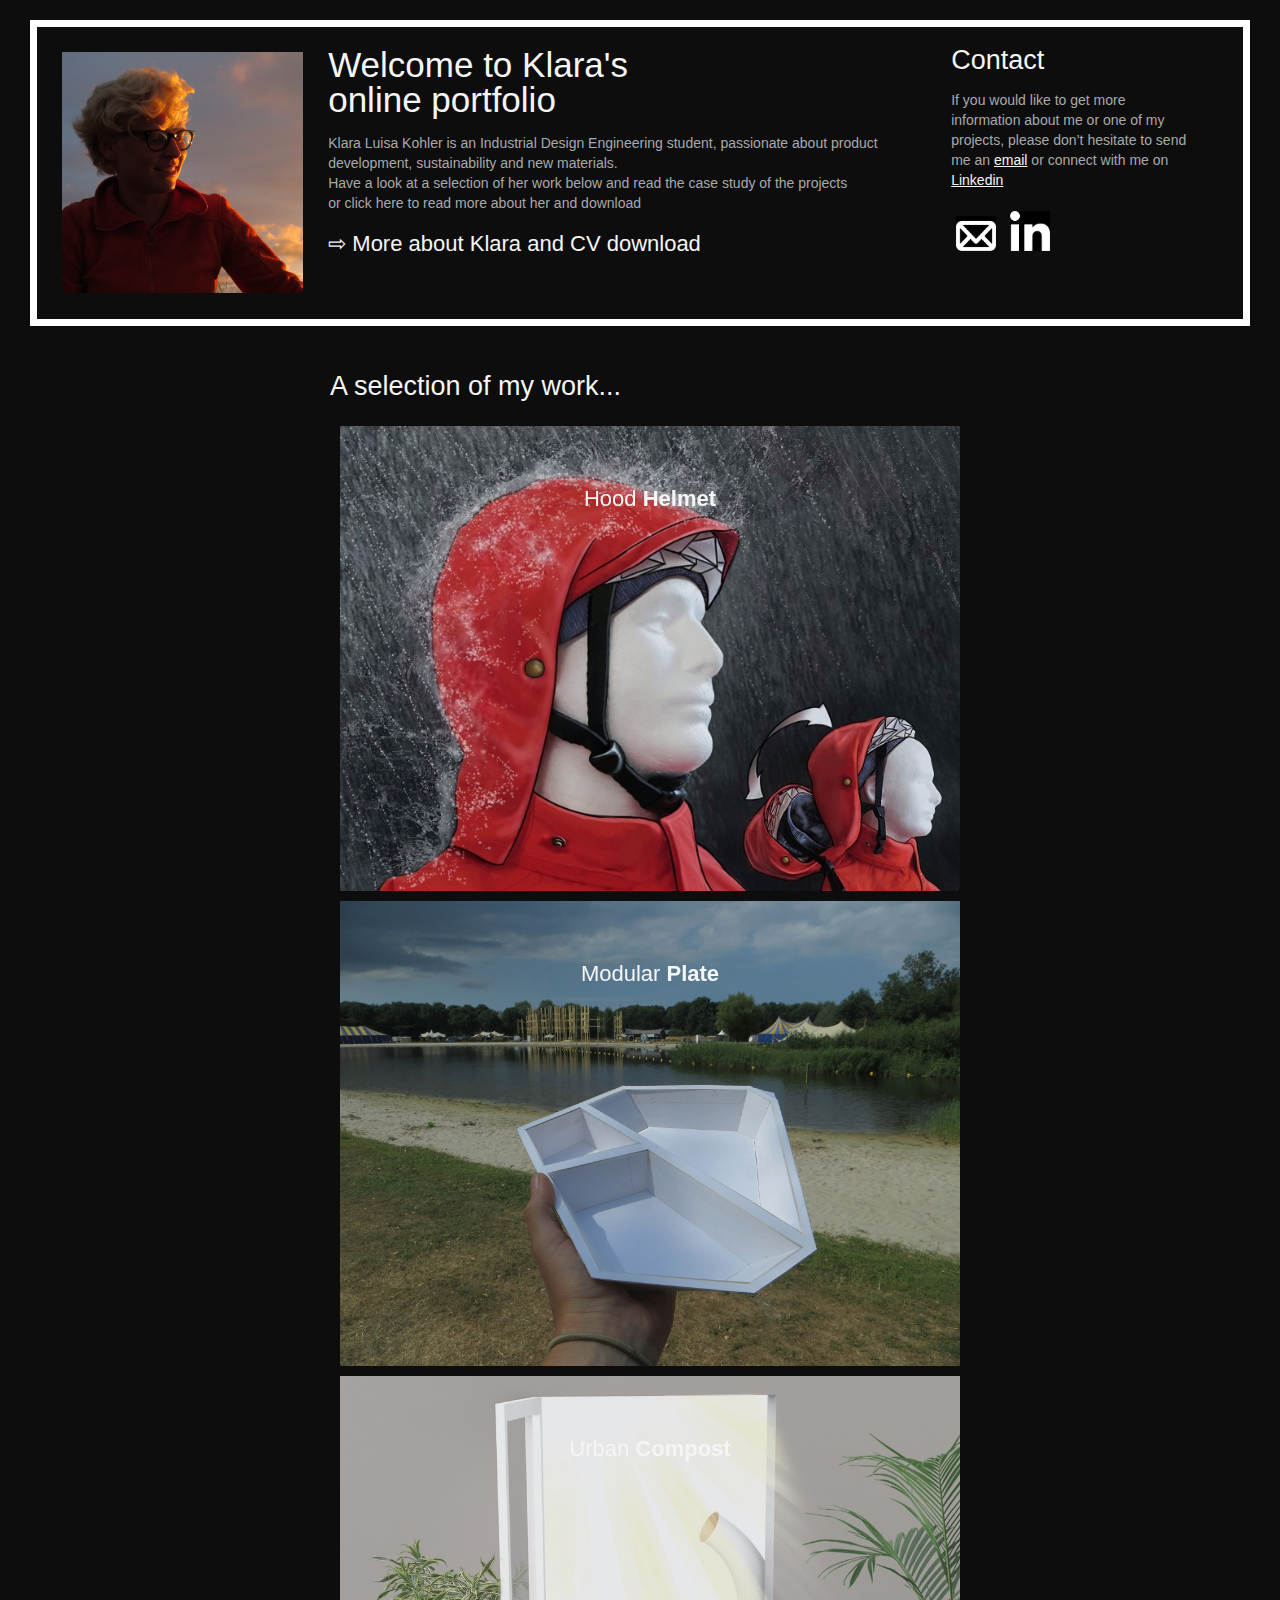
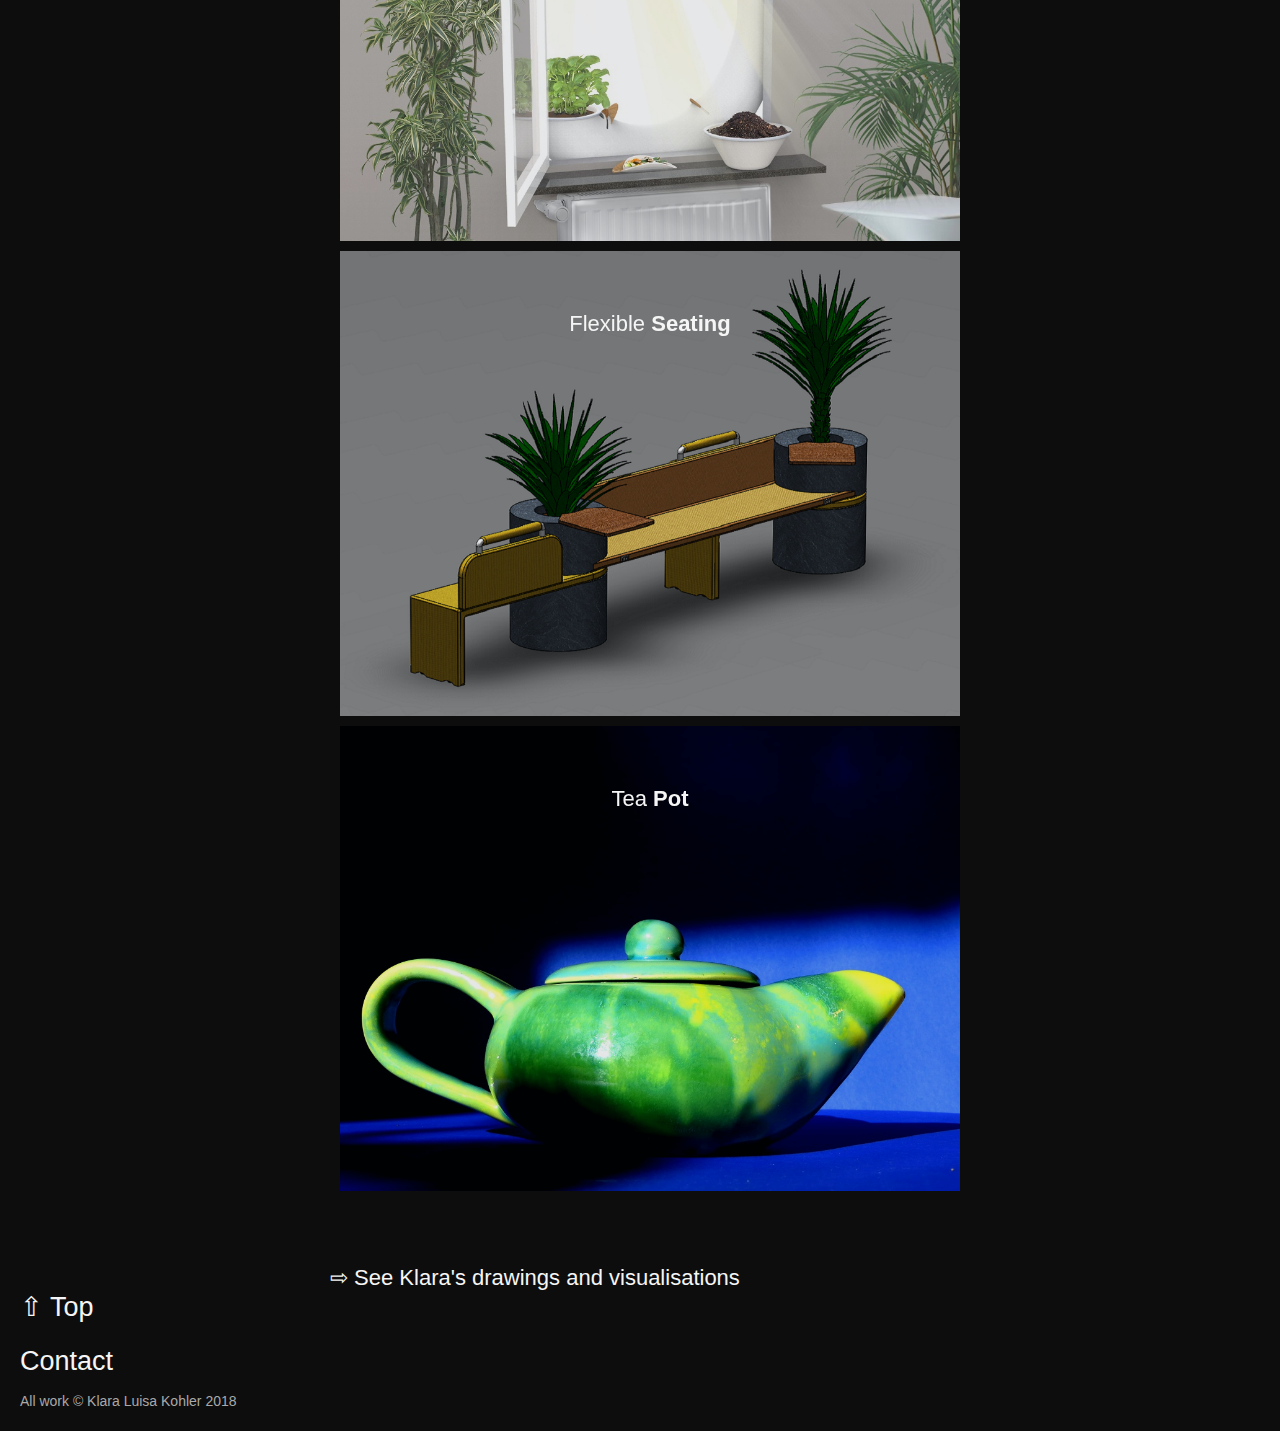
<file: index.html>
<!doctype html>
<html>

<head>

    <title>Klara's Product Design Portfolio</title>


    <meta charset="utf-8" />

    <meta name="viewport" content="width=device-width, initial-scale=1.0">

    <link type="text/css" rel="stylesheet" href="reset.css" />
    <link type="text/css" rel="stylesheet" href="mystyle.css" />
    <link type="text/css" rel="stylesheet" href="hover_effect.css" />





    <link href="https://fonts.googleapis.com/css?family=Montserrat|Palanquin+Dark:400,600" rel="stylesheet">

</head>



<body>

    <div class="opener" id="top">
        <a href="personal.html">

<div class="image">
            <img src="images/me1.jpg">
    </div>


            <div class="text">

                <h1>Welcome to Klara's <br>online portfolio</h1>
                <br>
                <p>
                   Klara Luisa Kohler is an Industrial Design Engineering student, passionate about product development, sustainability and new materials.
                    <br>
Have a look at a selection of her work below and read the case study of the projects
<br>

                
or click here to read more about her and download 

<br><br>

</p>
   <h3>
             
                    <a href="personal.html"> &#8680; More about Klara and CV download                     </a>


                    <br><br><br>

</h3>

                


            </div>



            <div class="contact">
                <h2>
                    Contact
                </h2>
                <br>
                <p>
                    If you would like to get more information about me or one of my projects, please don’t hesitate to send me an
                    <a href="mailto:klara.l.kohler@gmail.com"> email</a>
                    or connect with me on
                    <a href="https://www.linkedin.com/in/klara-kohler-154b06114/" target="_blank"> Linkedin</a>
                </p>
                <br>


                <a href="mailto:klara.l.kohler@gmail.com"> <img src="images/mail.png"></a>
                <a href="https://www.linkedin.com/in/klara-kohler-154b06114/" target="_blank"> <img src="images/linkedin.png"></a>


            </div>
        </a>
        <div class="clear"></div>
    </div>

    <div class="clear"></div>



    <div class="project-overview">

         <br> <br>
        <h2>
            A selection of my work...
           
        </h2>
        <br>


        <div>
            <a href="project1.html">
                <figure class="figure effect">

                    <img border="0" src="images/project1.jpg" />

                    <figcaption>
                        <h3>Hood <span>Helmet</span></h3>
                        <p>Final Bachelor project with Edwin vd Saar Foundation. 
<br>
Concept development of a foldable helmet which you automatically wear when you need it.</p>

                    </figcaption>
                </figure>
            </a>
        </div>



        <div>
             <a href="project2.html">
            <figure class="figure effect">
                <img src="images/project2.jpg" />

                <figcaption>
                    <h3>Modular <span>Plate</span></h3>
                    <p>Summer course Sustainable Design into Practice with BioPack. 
<br>
Design and testing of biodegradable disposables for festivals.</p>

                </figcaption>
            </figure>
                 </a>
        </div>


        <div>
            <a href="project3.html">
            <figure class="figure effect">
                <img src="images/project3.jpg" />

                <figcaption>
                    <h3>Urban <span>Compost</span></h3>
                    <p>Zen Product Design elective course. <br>
Designing the ritual of collecting and processing compost in an appartment.</p>

                </figcaption>
            </figure>
                </a>
        </div>

        <div>
            <a href="project4.html">
            <figure class="figure effect">
                <img src="images/project4.jpg" />

                <figcaption>
                    <h3>Flexible <span>Seating</span></h3>
                    <p>Concept design of adaptive furniture for the Airport Rotterdam The Hague.</p>

                </figcaption>
            </figure>
                </a>
        </div>

        <div>
            <a href="project5.html">
            <figure class="figure effect">
                <img src="images/project5.JPG" />

                <figcaption>
                    <h3>Tea <span>Pot</span></h3>
                    <p>Design and making of a traditional pottery tea pot.</p>

                </figcaption>
            </figure>
                </a>
        </div>
        
        <h3>
               <br>   <br>   <br>
            
                <a href="drawings.html"> &#8680; See Klara's drawings and visualisations</a>
            </h3>
        
    </div>
    
    
    <h2>

        &#8679; <a href="#top"> Top</a>
        <br>
        <br>
        <a href="personal.html#contact">Contact</a>
    </h2>

    <br>
    <p>
        All work © Klara Luisa Kohler 2018</p>


</body>
</file>
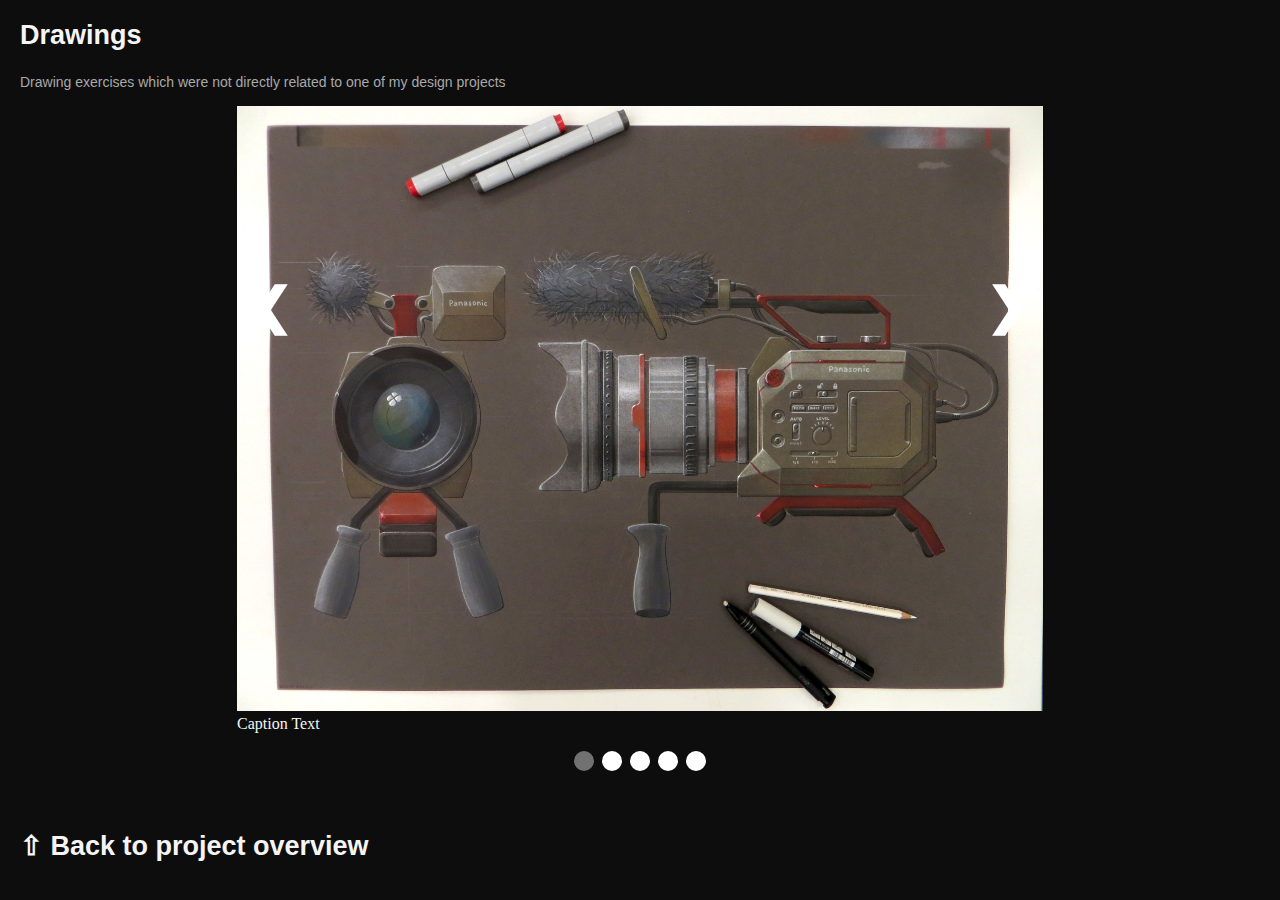
<file: drawings.html>
<!doctype html>
<html>

<head>



    <title>Project 1</title>
    <meta name="viewport" content="width=device-width, initial-scale=1">
    <link type="text/css" rel="stylesheet" href="mystyle.css" />
    <link type="text/css" rel="stylesheet" href="style_slideshow.css" />


</head>


<body>
   <div>
        <h2>Drawings</h2>
        <p>
        Drawing exercises which were not directly related to one of my design projects
        </p>

    </div>

    <!--https://www.w3schools.com/howto/howto_js_slideshow.asp -->

    <div class="slideshow-container">

        <!-- Full-width images with number and caption text -->
        <div class="mySlides fade">
            <div class="numbertext">1 / 5</div>
            <img src="images/drawings/drawing_camera.jpg" style="width:100%">
            <div class="text">Caption Text</div>
        </div>

        <div class="mySlides fade">
            <div class="numbertext">2 / 5</div>
            <img src="images/drawings/drawing_bag.jpg" style="width:100%">
            <div class="text">Caption Two</div>
        </div>

        <div class="mySlides fade">
            <div class="numbertext">3 / 5</div>
            <img src="images/drawings/drawing.JPG" style="width:100%">
            <div class="text">Caption Three</div>
        </div>

        <div class="mySlides fade">
            <div class="numbertext">4 / 5</div>
            <img src="images/drawings/glass.jpeg" style="width:100%">
            <div class="text">Caption Four</div>
        </div>

        <div class="mySlides fade">
            <div class="numbertext">5 / 5</div>
            <img src="images/drawings/boxes.jpeg" style="width:100%">
            <div class="text">Caption Five</div>
        </div>

        <!-- Next and previous buttons 
next &#10094; &#8678; -->
        <a class="prev" onclick="plusSlides(-1)">&#10094;</a>
        <a class="next" onclick="plusSlides(1)">&#10095;</a>
    </div>
    <br>

    <!-- The dots/circles -->
    <div style="text-align:center">
        <span class="dot" onclick="currentSlide(1)"></span>
        <span class="dot" onclick="currentSlide(2)"></span>
        <span class="dot" onclick="currentSlide(3)"></span>
         <span class="dot" onclick="currentSlide(4)"></span>
         <span class="dot" onclick="currentSlide(5)"></span>
    </div>

    <script>
        var slideIndex = 1;
        showSlides(slideIndex);

        function plusSlides(n) {
            showSlides(slideIndex += n);
        }

        function currentSlide(n) {
            showSlides(slideIndex = n);
        }

        function showSlides(n) {
            var i;
            var slides = document.getElementsByClassName("mySlides");
            var dots = document.getElementsByClassName("dot");
            if (n > slides.length) {
                slideIndex = 1
            }
            if (n < 1) {
                slideIndex = slides.length
            }
            for (i = 0; i < slides.length; i++) {
                slides[i].style.display = "none";
            }
            for (i = 0; i < dots.length; i++) {
                dots[i].className = dots[i].className.replace(" active", "");
            }
            slides[slideIndex - 1].style.display = "block";
            dots[slideIndex - 1].className += " active";
        }

    </script>
    <br>
    <br>

    <h2>
        <a href="index.html">&#8679; Back to project overview</a>
        <br>

    </h2>

</body>
</file>
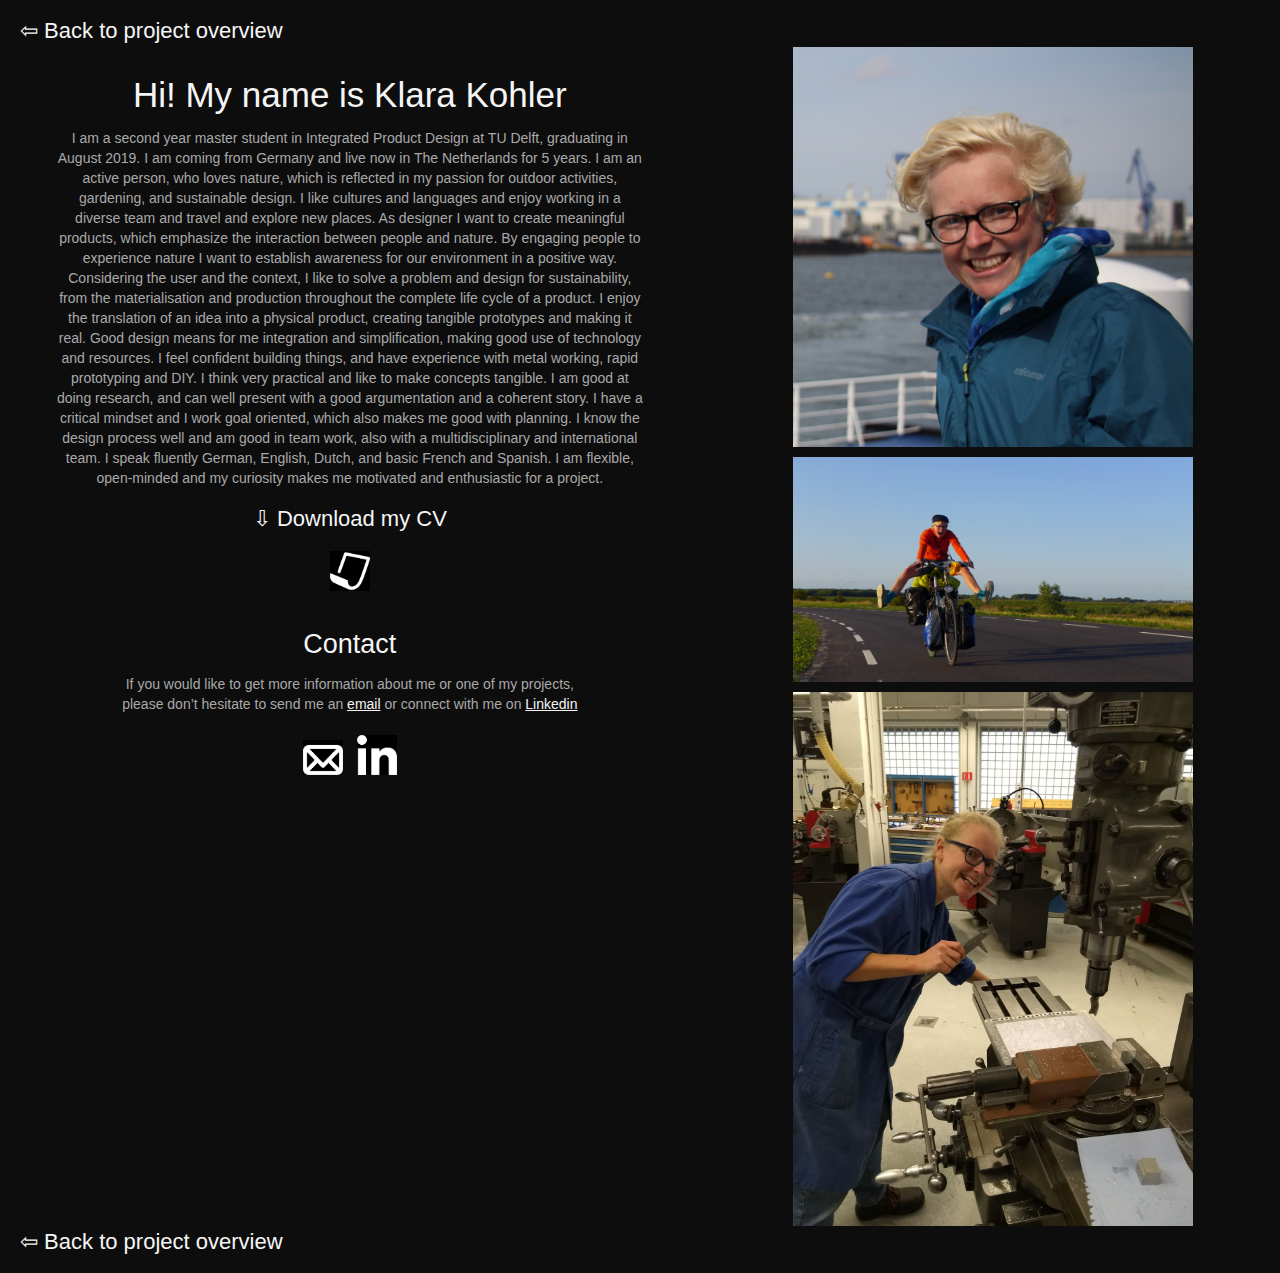
<file: personal.html>
<!doctype html>
<html>

<head>




    <h3>
        <a href="index.html">&#8678; Back to project overview</a>
    </h3>

    <title>About Klara...</title>

    <meta charset="utf-8" />

    <meta name="viewport" content="width=device-width, initial-scale=1.0">

    <link type="text/css" rel="stylesheet" href="reset.css" />
    <link type="text/css" rel="stylesheet" href="mystyle.css" />
    <link type="text/css" rel="stylesheet" href="hover_effect.css" />





    <link href="https://fonts.googleapis.com/css?family=Montserrat|Palanquin+Dark:400,600" rel="stylesheet">


</head>

<body>


    <div class="personal">


        <div class="text">
            <h1>
                Hi! My name is Klara Kohler</h1>


            <br>

            <p>
I am a second year master student in Integrated Product Design at TU Delft, graduating in August 2019. I am coming from Germany and live now in The Netherlands for 5 years. I am an active person, who loves nature, which is reflected in my passion for outdoor activities, gardening, and sustainable design. I like cultures and languages and enjoy working in a diverse team and travel and explore new places. As designer I want to create meaningful products, which emphasize the interaction between people and nature. By engaging people to experience nature I want to establish awareness for our environment in a positive way. Considering the user and the context, I like to solve a problem and design for sustainability, from the materialisation and production throughout the complete life cycle of a product. I enjoy the translation of an idea into a physical product, creating tangible prototypes and making it real. Good design means for me integration and simplification, making good use of technology and resources.
                I feel confident building things, and have experience with metal working, rapid prototyping and DIY. I think very practical and like to make concepts tangible. I am good at doing research, and can well present with a good argumentation and a coherent story. I have a critical mindset and I work goal oriented, which also makes me good with planning. I know the design process well and am good in team work, also with a multidisciplinary and international team. I speak fluently German, English, Dutch, and basic French and Spanish. I am flexible, open-minded and my curiosity makes me motivated and enthusiastic for a project.

                <br><br>
            </p>
            <h3>

                <a href="images/personal/CVKlaraKohler.pdf" download> &#8681; Download my CV</a>
            </h3>

            <br>
            <a href="images/personal/CVKlaraKohler.pdf" download> <img src="images/cv.png"></a>

    

            <br>
            <br>
            <br>

            <div class="contact">
                <h2 id="contact">
                    Contact
                </h2>
                <br>
                <p>
                    If you would like to get more information about me or one of my projects, 
<br>
please don’t hesitate to send me an
                    <a href="mailto:klara.l.kohler@gmail.com">email</a>
                    or connect with me on
                    <a href="https://www.linkedin.com/in/klara-kohler-154b06114/" target="_blank">Linkedin</a>

                </p>
                <br>


                <a href="mailto:klara.l.kohler@gmail.com"> <img src="images/mail.png"></a>
                <a href="https://www.linkedin.com/in/klara-kohler-154b06114/" target="_blank"> <img src="images/linkedin.png"></a>


            </div>
            <div class="clear"></div>
            <br>
            <br>





        </div>

        <div class="images">


            <img src="images/personal/me1.jpg">
  <img src="images/personal/P1040927.JPG">
            <img src="images/personal/KlaraKohler_milling.jpg">
          



        </div>
    </div>

    <div class="clear"></div>


<h3>
        <a href="index.html">&#8678; Back to project overview</a>
    </h3>


</body>
</file>
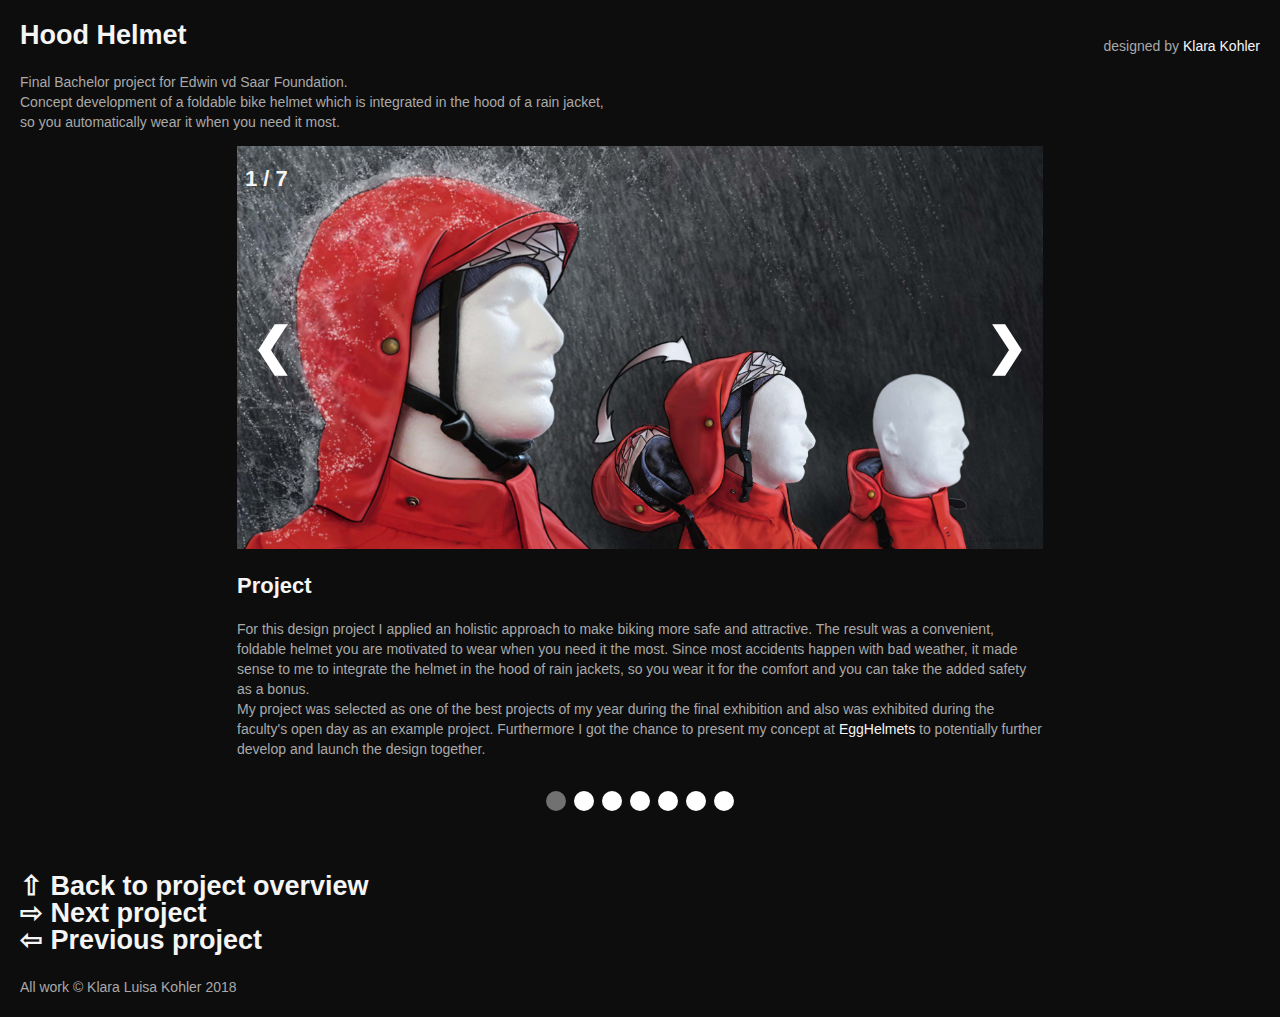
<file: project1.html>
<!doctype html>
<html>

<head>

    <title>Project 1</title>
<meta charset="utf-8" />
    <meta name="viewport" content="width=device-width, initial-scale=1">
    <link type="text/css" rel="stylesheet" href="mystyle.css" />
    <link type="text/css" rel="stylesheet" href="style_slideshow.css" />

</head>
    

<body>
    
    <div class="Klara">
    <p>designed by <span> <a href="index.html"> Klara Kohler</a></span></p>
</div>
    
    <div>
        <h2>Hood <span>Helmet</span></h2>
        <p>
            Final Bachelor project for Edwin vd Saar Foundation. 
<br>
		Concept development of a foldable bike helmet which is integrated in the hood of a rain jacket, 
<br>
so you automatically wear it when you need it most.
        </p>

    </div>




    <!--https://www.w3schools.com/howto/howto_js_slideshow.asp -->

    <div class="slideshow-container">

        <!-- Full-width images with number and caption text -->
        <div class="mySlides fade">
            <div class="numbertext"><h3>1 / 7</h3></div>
            <img src="images/project1/project1_1-overview.jpg" style="width:100%">
            <div class="text">
                <h3>Project</h3>
                <p>For this design project I applied an holistic approach to make biking more safe and attractive. The result was a convenient, foldable helmet you are motivated to wear when you need it the most. Since most accidents happen with bad weather, it made sense to me to integrate the helmet in the hood of rain jackets, so you wear it for the comfort and you can take the added safety as a bonus.
<br>
My project was selected as one of the best projects of my year during the final exhibition and also was exhibited during the faculty's open day as an example project. Furthermore I got the chance to present my concept at <a href="https://egghelmets.com/" target="_blank">EggHelmets</a> to potentially further develop and launch the design together.
 </p>
            </div>
        </div>

        <div class="mySlides fade">
            <div class="numbertext"><h3>2 / 7</h3></div>
            <img src="images/project1/project1_2-brief.jpg" style="width:100%">
            <div class="text">
                <h3>Brief</h3>
                <p>My final bachelor project was initiated by the <a href=" https://www.edwinvandersarfoundation.nl/" target="_blank">Edwin van der Saar Foundation</a> and I worked on it independently for a duration of 10 weeks, finishing in july 2017 with a final grade of 8.5.  
<br>
The design brief was to motivate children to move more, while increasing the safety of it. I choose the context of biking to school, especially when the weather is bad, because I saw a big potential there.
 </p>
            </div>
        </div>

        <div class="mySlides fade">
        <div class="numbertext"><h3>3 / 7</h3></div>
            <img src="images/project1/project1_3-process.jpg" style="width:100%">
            <div class="text"> <h3>Process</h3>
             <p>I started with understanding the user and why it is rare for people in The Netherlands to wear a helmet. After coming up with the idea of integrating a foldable helmet in the hood of a rain jacket, I did an extended market analysis, studying existing products, patents and concepts. I developed a wide range of ideas and further defined and tested a few working principles with simple models, from which I then developed my final concept.</p>
                </div>
        </div>
        
         <div class="mySlides fade">
            <div class="numbertext"><h3>4 / 7</h3></div>
            <img src="images/project1/project1_4-features.jpg" style="width:100%">
            <div class="text">
                <h3>Concept</h3>
             <p>The final concept consists of 3 layers: 
<br>outside the hood, which is fixed to the collar of the rain jacket and is made of cut-resistant Kevlar©
<br>inside a thin and elastic fabric
<br>and in between the lightweight and shock damping layer of folded PP, which perfectly takes the shape of your head and can be compactly folded and bent around the collar.
</p>
        </div>
              </div>
        
         <div class="mySlides fade">
           <div class="numbertext"><h3>5 / 7</h3></div>
            <img src="images/project1/project1_5-advantages.jpg" style="width:100%">
             <div class="text">
                <h3>Design</h3>
             <p>The chin straps make sure the helmet stays in place in case of a hit. They also pull the hood close to your face, to provide a wide field of view, and can be used to quickly remove the helmet from the collar to unfold it. The helmet hood can be easily attached to different types of jackets.
<br>The integration of the helmet in the rain jacket hood makes helmets more accepted and attractive, not only making it more safe for kids to always bike to school, but the design can be also suitable for other contexts of use, such as outdoor sports.
</p>
        </div>
              </div>
        
         <div class="mySlides fade">
           <div class="numbertext"><h3>6 / 7</h3></div>
            <img src="images/project1/project1_6-role.jpg" style="width:100%">
            <div class="text">
                <h3>Reflection</h3>
             <p>My final bachelor project was a big challenge, since it was my first extended design project I conducted completely individually and I could freely define my approach. I succeeded in applying a variety of different design methods and skills, which I learned during my studies and could show that I am able complete a design process, from problem analysis to final design concept. Also I could demonstrate my project planning competences and finished the project well in time, while still taking the most out of it. By writing my final report and giving the presentation in Dutch, I could proof that I reached an advanced language level after 3.5 years of learning Dutch.
<br>
Thanks to Prof. ir. Jos Oberdorf for coaching me during this project, giving valuable feedback and support!
</p>
        </div>
              </div>
        
         <div class="mySlides fade">
            <img src="images/project1/project1_7-navigation.png" style="width:100%">
            <div class="text"> 
                
                 <div class="navigation"> 
                     <h3>Questions? </h3>
             <p>Don't hesitate to  <a href="personal.html#contact">contact</a> me about this project </p>
                <br>
                <h2>
                    <a href="index.html">&#8679; Back to project overview</a>
                    <br>
                    <a href="project2.html">&#8680; Next project</a>
                    <br>
                    <a href="project5.html">&#8678; Previous project</a>
                </h2>
             </div>
                 <br> <br> <br> <br> <br> <br>
 <br> <br> <br> <br> <br> <br> <br> <br> <br> <br> <br> <br> <br> <br> <br> <br> <br> <br>
                </div>
        </div>

        <!-- Next and previous buttons 
next &#10094; &#8678; -->
        <a class="prev" onclick="plusSlides(-1)">&#10094;</a>
        <a class="next" onclick="plusSlides(1)">&#10095;</a>
    </div>
    <br>

    <!-- The dots/circles -->
    <div style="text-align:center">
        <span class="dot" onclick="currentSlide(1)"></span>
        <span class="dot" onclick="currentSlide(2)"></span>
        <span class="dot" onclick="currentSlide(3)"></span>
        <span class="dot" onclick="currentSlide(4)"></span>
        <span class="dot" onclick="currentSlide(5)"></span>
        <span class="dot" onclick="currentSlide(6)"></span>
        <span class="dot" onclick="currentSlide(7)"></span>
    </div>

    <script>
        var slideIndex = 1;
        showSlides(slideIndex);

        function plusSlides(n) {
            showSlides(slideIndex += n);
        }

        function currentSlide(n) {
            showSlides(slideIndex = n);
        }

        function showSlides(n) {
            var i;
            var slides = document.getElementsByClassName("mySlides");
            var dots = document.getElementsByClassName("dot");
            if (n > slides.length) {
                slideIndex = 1
            }
            if (n < 1) {
                slideIndex = slides.length
            }
            for (i = 0; i < slides.length; i++) {
                slides[i].style.display = "none";
            }
            for (i = 0; i < dots.length; i++) {
                dots[i].className = dots[i].className.replace(" active", "");
            }
            slides[slideIndex - 1].style.display = "block";
            dots[slideIndex - 1].className += " active";
        }
        
/* on keypress */
        document.onkeydown = checkKey;

        function checkKey(e) {

            e = e || window.event;

            if (e.keyCode == '38') {
                // up arrow
            } else if (e.keyCode == '40') {
                // down arrow
            } else if (e.keyCode == '37') {
                plusSlides(-1);
                // left arrow
            } else if (e.keyCode == '39') {
                // right arrow
                plusSlides(1);
            }
           // alert(e.keyCode);
        }

    </script>
             
             
             
             
    <br>
    <br>

    <h2>
        <a href="index.html">&#8679; Back to project overview</a>
        <br>
        <a href="project2.html">&#8680; Next project</a>
        <br>
        <a href="project5.html">&#8678; Previous project</a>
    </h2>

    <p>
        All work © Klara Luisa Kohler 2018
    </p>

</body>
</file>
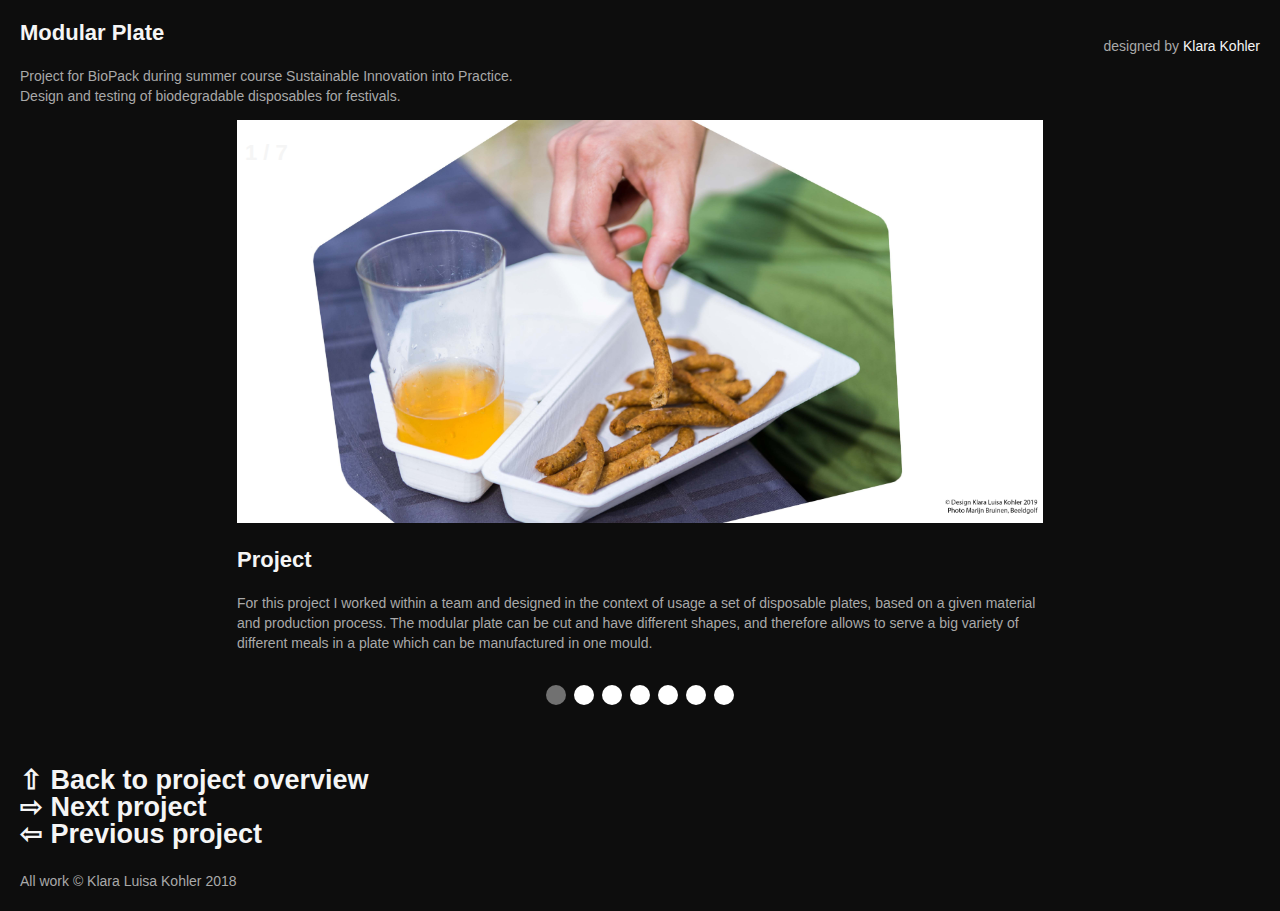
<file: project2.html>
<!doctype html>
<html>

<head>



    <title>Project 2</title>
<meta charset="utf-8" />

    <meta name="viewport" content="width=device-width, initial-scale=1">
    <link type="text/css" rel="stylesheet" href="mystyle.css" />
    <link type="text/css" rel="stylesheet" href="style_slideshow.css" />


</head>


<body>
    
    <div class="Klara">
    <p>designed by <span> <a href="index.html"> Klara Kohler</a></span></p>
    </div>
    
    <div>
        <h3>Modular <span>Plate</span></h3>
        <p>
            Project for BioPack during summer course Sustainable Innovation into Practice. 
<br>Design and testing of biodegradable disposables for festivals.
<br>
        </p>



    </div>

    <!--https://www.w3schools.com/howto/howto_js_slideshow.asp -->

    <div class="slideshow-container">

        <!-- Full-width images with number and caption text -->
        <div class="mySlides fade">
           <div class="numbertext"><h3>1 / 7</h3></div>
            <img src="images/project2/project2_1-overview.jpg" style="width:100%">
            <div class="text">
                <h3>Project</h3>
                <p>For this project I worked within a team and designed in the context of usage a set of disposable plates, based on a given material and production process. The modular plate can be cut and have different shapes, and therefore allows to serve a big variety of different meals in a plate which can be manufactured in one mould.
<br></p>
            </div>
        </div>

        <div class="mySlides fade">
             <div class="numbertext"><h3>2 / 7</h3></div>
            <img src="images/project2/project2_2-brief.jpg" style="width:100%">
            <div class="text">
                <h3>Brief</h3>
                <p>The summer course Sustainable Innovation into Practice took place in August 2018 in the sustainable innovation hub DORP, which is part of the festival Welcome to the Village in Leeuwaarden. Together with a group of other technical students I worked 2 weeks intensively on the festival site on a project for  the dutch company <a href=" http://www.biopackpackaging.com" target="_blank">BioPack</a>, which produces biodegradable, food safe packaging from cellulose fibres.
<br>
The design brief came from both the festival organisation and from BioPack. The festival aims to be more sustainable by only having one waste stream in the future, which should be completely compostable. Therefore it was the question if it is possible to design a range of disposables which can be locally produced by BioPack and substitute all other (not biodegradable) disposables, the food trucks currently use on the festival.</p>
            </div>
        </div>

        <div class="mySlides fade">
               <div class="numbertext"><h3>3 / 7</h3></div>
            <img src="images/project2/project2_3-process.jpg" style="width:100%">
            <div class="text">
                <h3>Process</h3>
                <p>
In the beginning it was important to understand the production process and advantages and limitations of it, for which we visited BioPack's production facilities. Next to this we did extensive interviews with food trucks, festival visitors and the festival organisation, which helped us understand their requirements and preferences. Working onsite at the festival made us completely immerse in the context and quickly come up with ideas. We made many models of our designs to directly evaluate them with the different people on the festival. 
			</p>
</div>
        </div>
        
         <div class="mySlides fade">
               <div class="numbertext"><h3>4 / 7</h3></div>
            <img src="images/project2/project2_4-features.jpg" style="width:100%">
            <div class="text">
                <h3>Concept</h3>
                <p>The result was a modular plate, consisting of several cavities of different sizes, but same depth. The plate can be used as a whole to for example nicely serve a three course menu, divided into the smaller bowls. One cavity can be alternatively used to put a drink and this way it is possible to easily carry the plate with one hand or eat standing. In case a food truck serves rather smaller portions or snacks, the plate can be split into individual smaller bowls.
<br> The irregular and unusual shape is chosen to ensure that each bowl separately is perceived as an attractive plate, but still be coherent as a whole. Not having a round or rectangular plate also makes people forget their expectations about whether a portion for example looks too small in a plate.</p>
            </div>
        </div>
        
         <div class="mySlides fade">
               <div class="numbertext"><h3>5 / 7</h3></div>
           <img src="images/project2/project2_5-advantages.jpg" style="width:100%">
            <div class="text">
                <h3>Design</h3>
                <p>The advantage of this design is that only one relatively cheap mold is needed, to create all the different types of plates for food trucks at festivals. This way it is possible that a rather small and local company can produce the plates with overseeable investments. By making locally produced biodegradable plates cheaper, and more attractive for food trucks and their customers, they become a serious alternative to plastic disposables or other biodegradable disposables imported from overseas. Like this waste on festivals can be heavily reduced and sustainable solutions become more accessible.</p>
            </div>
        </div>
        
         <div class="mySlides fade">
            <div class="numbertext"><h3>6 / 7</h3></div>
            <img src="images/project2/project2_6-role.jpg" style="width:100%">
            <div class="text">
                <h3>Reflection</h3>
                <p>I developed and tested the design together with my group mates Charlotte, Merlijn and Esther. It was an intense project, where we worked everyday until late. It was amazing to see what we could achieve in this short time. I took part in all the different activities of this project, but focused on the manufacturing, making the CAD design, 3d printing the models and conducting user tests. 
<br>
This project resulted in a job for me and I continue working as freelancer for BioPack, redesigning packaging for their clients so it can be efficiently produced by BioPack.
<br><br>

Some of the photos used were taken by Marijn Bruinen, Beeldgolf.</p>
            </div>
        </div>
        
         <div class="mySlides fade">
            <img src="images/project2/project2_7-navigation.png" style="width:100%">
            <div class="text">
                 <div class="navigation">
                  <h3>Questions? </h3>
             <p>Don't hesitate to  <a href="personal.html#contact">contact</a> me about this project </p>

                    <br>

                <h2>
                    <a href="index.html">&#8679; Back to project overview</a>
                    <br>
                    <a href="project2.html">&#8680; Next project</a>
                    <br>
                <a href="project5.html">&#8678; Previous project</a>
                </h2>
                
                <br>
                    <br><br><br><br><br><br>
<br><br><br><br><br><br><br><br><br><br><br><br>
<br><br><br><br><br><br><br><br><br><br><br><br>
            </div>
        </div>
        </div>

        <!-- Next and previous buttons 
next &#10094; &#8678; -->
        <a class="prev" onclick="plusSlides(-1)">&#10094;</a>
        <a class="next" onclick="plusSlides(1)">&#10095;</a>
    </div>
    <br>

    <!-- The dots/circles -->
    <div style="text-align:center">
        <span class="dot" onclick="currentSlide(1)"></span>
        <span class="dot" onclick="currentSlide(2)"></span>
        <span class="dot" onclick="currentSlide(3)"></span>
        <span class="dot" onclick="currentSlide(4)"></span>
        <span class="dot" onclick="currentSlide(5)"></span>
        <span class="dot" onclick="currentSlide(6)"></span>
        <span class="dot" onclick="currentSlide(7)"></span>
    </div>

    <script>
        var slideIndex = 1;
        showSlides(slideIndex);

        function plusSlides(n) {
            showSlides(slideIndex += n);
        }

        function currentSlide(n) {
            showSlides(slideIndex = n);
        }

        function showSlides(n) {
            var i;
            var slides = document.getElementsByClassName("mySlides");
            var dots = document.getElementsByClassName("dot");
            if (n > slides.length) {
                slideIndex = 1
            }
            if (n < 1) {
                slideIndex = slides.length
            }
            for (i = 0; i < slides.length; i++) {
                slides[i].style.display = "none";
            }
            for (i = 0; i < dots.length; i++) {
                dots[i].className = dots[i].className.replace(" active", "");
            }
            slides[slideIndex - 1].style.display = "block";
            dots[slideIndex - 1].className += " active";
        }

/* on keypress */
        document.onkeydown = checkKey;

        function checkKey(e) {

            e = e || window.event;

            if (e.keyCode == '38') {
                // up arrow
            } else if (e.keyCode == '40') {
                // down arrow
            } else if (e.keyCode == '37') {
                plusSlides(-1);
                // left arrow
            } else if (e.keyCode == '39') {
                // right arrow
                plusSlides(1);
            }
           // alert(e.keyCode);
        }

    </script>
    <br>
    <br>

    <h2>
        <a href="index.html">&#8679; Back to project overview</a>
        <br>
        <a href="project3.html">&#8680; Next project</a>
        <br>
        <a href="project1.html">&#8678; Previous project</a>
    </h2>

    <p>
        All work © Klara Luisa Kohler 2018
    </p>

</body>
</file>
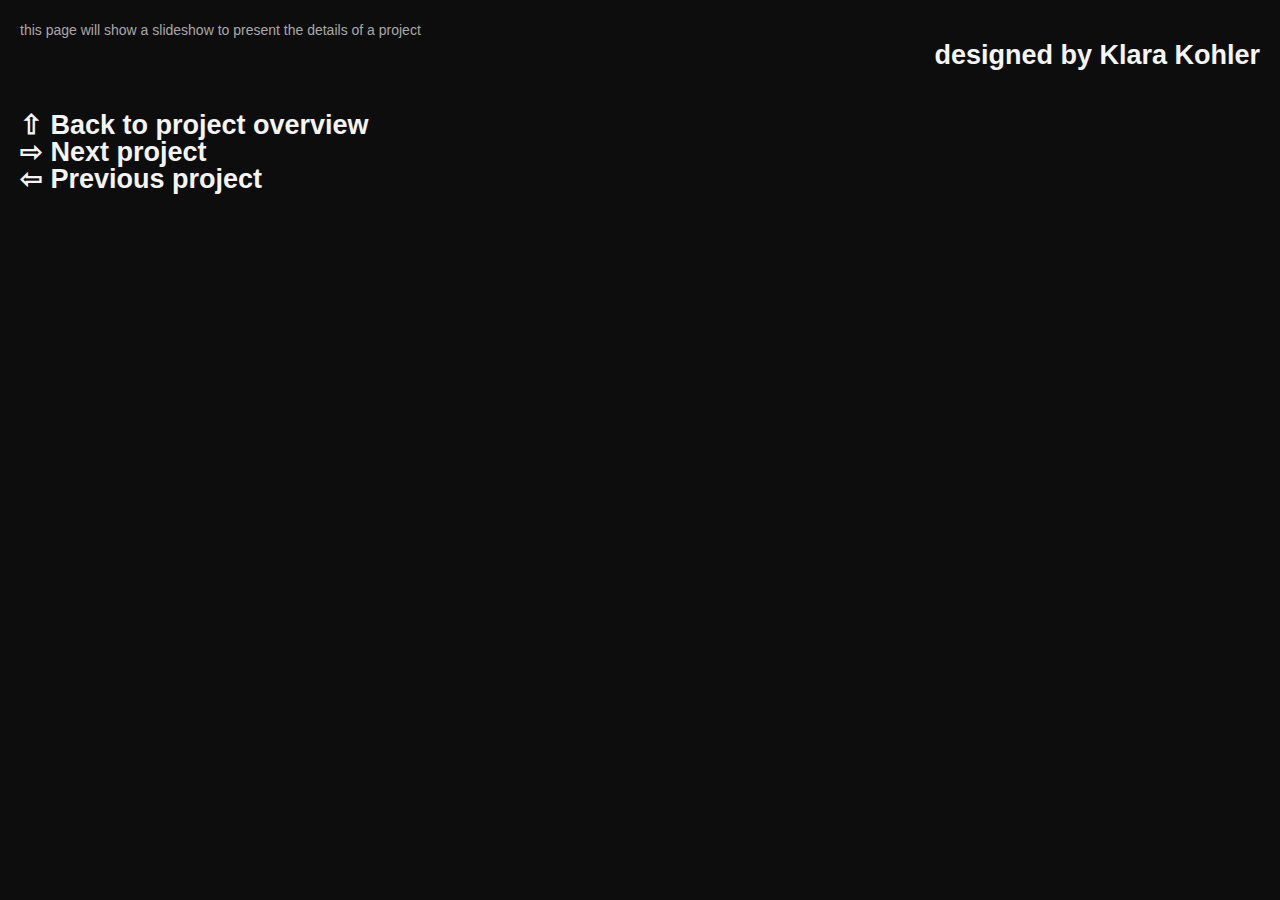
<file: project3.html>
<!doctype html>
<html>

<head>



    <title>Project 3</title>
    <meta name="viewport" content="width=device-width, initial-scale=1">
    <link type="text/css" rel="stylesheet" href="mystyle.css" />
    <link type="text/css" rel="stylesheet" href="style_slideshow.css" />


</head>
<div class="Klara">
    <h2>designed by <span> <a href="index.html"> Klara Kohler</a></span></h2>

</div>

<body>
    <div>
        <p>
            this page will show a slideshow to present the details of a project

        </p>



    </div>


    <br>
    <br>


    <h2>
        <a href="index.html">&#8679; Back to project overview</a>
        <br>
        <a href="project4.html">&#8680; Next project</a>
        <br>
        <a href="project2.html">&#8678; Previous project</a>
    </h2>

</body>
</file>
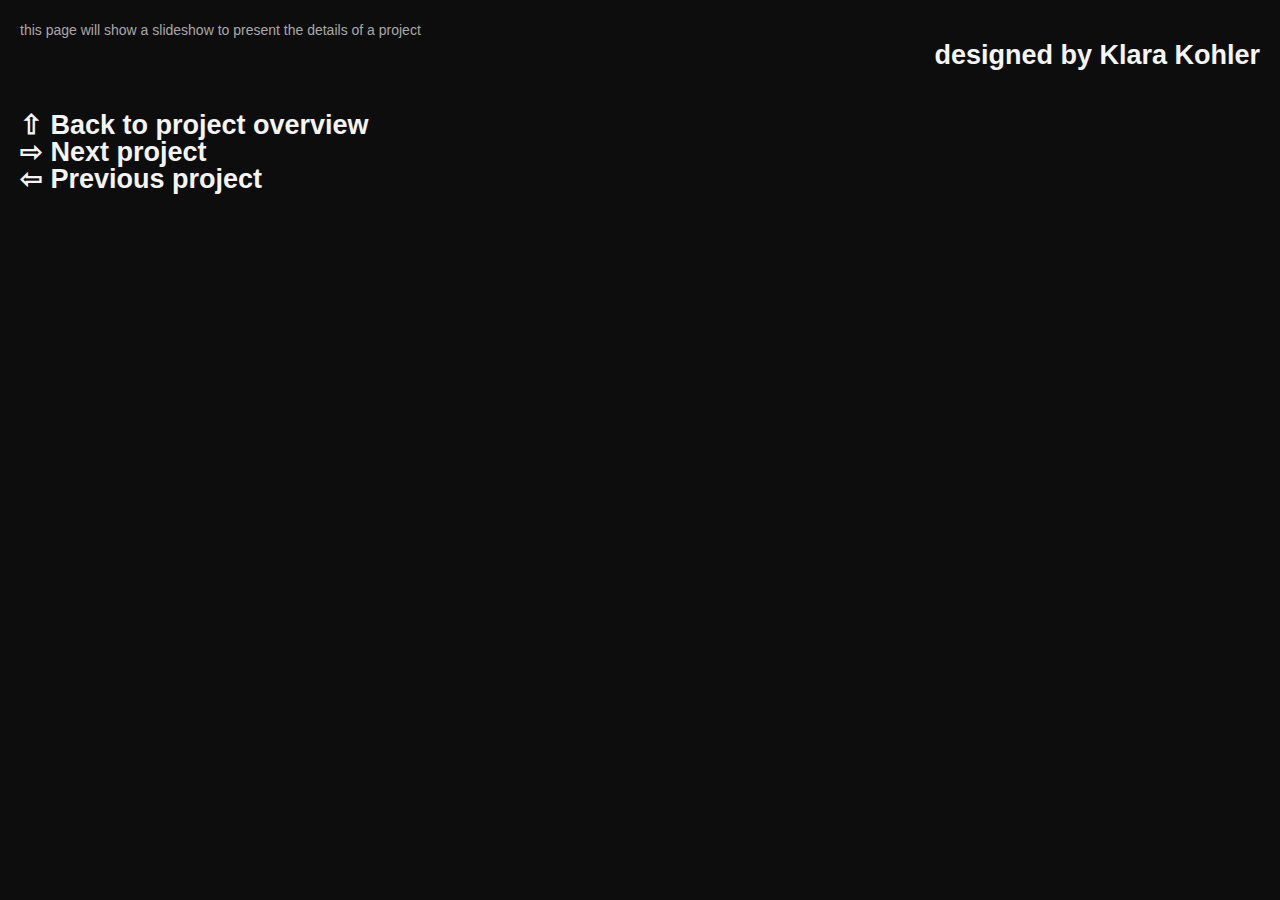
<file: project4.html>
<!doctype html>
<html>

<head>



    <title>Project 4</title>
    <meta name="viewport" content="width=device-width, initial-scale=1">
    <link type="text/css" rel="stylesheet" href="mystyle.css" />
    <link type="text/css" rel="stylesheet" href="style_slideshow.css" />


</head>

<div class="Klara">
    <h2>designed by <span> <a href="index.html"> Klara Kohler</a></span></h2>

</div>

<body>
    <div>
        <p>
            this page will show a slideshow to present the details of a project

        </p>



    </div>


    <br>
    <br>


    <h2>
        <a href="index.html">&#8679; Back to project overview</a>
        <br>
        <a href="project5.html">&#8680; Next project</a>
        <br>
        <a href="project3.html">&#8678; Previous project</a>
    </h2>

</body>
</file>
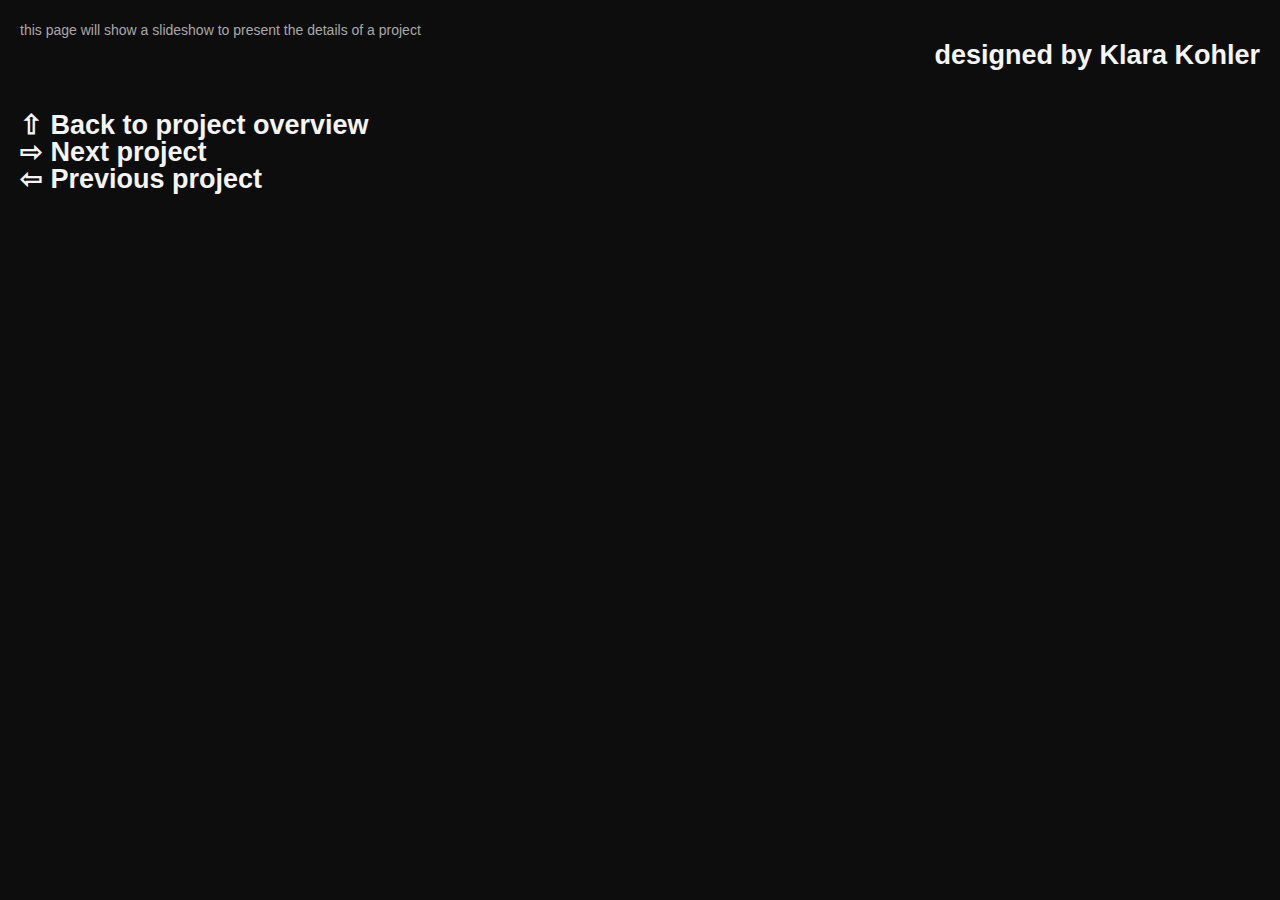
<file: project5.html>
<!doctype html>
<html>

<head>



    <title>Project 5</title>
    <meta name="viewport" content="width=device-width, initial-scale=1">
    <link type="text/css" rel="stylesheet" href="mystyle.css" />
    <link type="text/css" rel="stylesheet" href="style_slideshow.css" />


</head>
<div class="Klara">
    <h2>designed by <span> <a href="index.html"> Klara Kohler</a></span></h2>

</div>

<body>
    <div>
        <p>
            this page will show a slideshow to present the details of a project

        </p>



    </div>


    <br>
    <br>


    <h2>
        <a href="index.html"> &#8679; Back to project overview</a>
        <br>
        <a href="project1.html"> &#8680; Next project</a>
        <br>
        <a href="project4.html"> &#8678; Previous project</a>
    </h2>
</body>
</file>
<file: mystyle.css>
/* General */

body {
    margin: 20px;
    padding: 0;
    background-color: rgba(0, 0, 0, 0.95);
    text-rendering: optimizeLegibility;
    color: whitesmoke;
}

h1,h2,h3,p{
    font-family: 'Raleway', Arial, sans-serif;
}

h1 {
    /*font-family: 'Palanquin Dark', sans-serif;*/
    /*font-family: arial; */
    font-size: 35px;
    line-height: 35px;
}

h2 {
    font-size: 27px;
    line-height: 27px;
}

h3 {
    font-size: 22px;
    line-height: 22px;
}

p {
    /*font: 10px Helvetica, Arial, Sans-Serif;*/
    font-size: 14px;
    line-height: 20px;
    color: darkgray;
}

a {
    color: whitesmoke;
    text-decoration: none;
}



/* Project overview */

.opener {
    margin: 10px;
    padding-top: 20px;
    padding-bottom: 20px;
    border-bottom: 2px solid rgba(0, 0, 0, .05);
    border: 7px solid white;
}


.opener .image img {
    width: 20%;
    margin-left: 20px;
    float: left;
    display: block;
}

.opener img{
padding:5px;
width:40px;}

.opener .text {
    width: 50%;
    float: left;
    margin-left: 20px;
    display: block;
}

.opener .contact {
    width: 20%;
    right: 10px;
    margin-left: 20px;
    display: block;
    float: left;
}

.opener .contact a {
    text-decoration: underline;
}

.clear {
    clear: both;
}



.project-overview {
    width: 50%;
    margin: auto;
    padding: 5px;
}

.figure {
    position: relative;
    overflow: hidden;
    margin: 10px;
    width: 100%;

    background: #3085a3;
    text-align: center;
    cursor: pointer;
}

.figure img {
    position: relative;
    display: block;
    width: 100%;
    opacity: 0.8;
}

.figure figcaption {
    padding: 0px;
    text-transform: locase;
    -webkit-backface-visibility: hidden;
    backface-visibility: hidden;
    z-index: 100;
}

.figure figcaption::before,
.figure figcaption::after {
    pointer-events: none;
}

.figure figcaption,
.figure figcaption > a {
    position: absolute;
    top: 0;
    left: 0;
    width: 100%;
    height: 100%;
}


.figure figcaption > a {
    z-index: 1000;
    text-indent: 200%;
    white-space: nowrap;
    font-size: 0;
    opacity: 0;
}

.figure h3 {
    font-weight: 100;
    text-align: center;
}

.figure h3 span {
    font-weight: 800;
}


.figure p {
    margin-top: 15px;
    color: whitesmoke;
}


/* Project page */


.Klara {
    float: right;
}

/* Slideshow container */

/* Caption text */
.slideshow-container.text {
    padding: 8px 12px;
    position: absolute;
    bottom: 8px;
    width: 100%;
    text-align: center;
}

/* Number text (1/7 etc) */
.slideshow-container .numbertext {
    font-size: 12px;
    padding: 0px 8px;
    position: absolute;
    top: 0;
}


.slideshow-container {
    width: 65%;
    position: relative;
    margin: auto;
}


.text .navigation{
     /*text-align: center;*/
    margin-left: 50px;
    
}




/* Personal page */
.personal {
    width: 95%;
}

.personal .text {
    max-width: 50%;
    text-align: center;
    float: left;
    margin: 3%;
}

.personal .images img{
    float: right;
    width: 40%;
    max-width: 400px;
padding:5px;


}

.personal .text img {
width:40px;
padding:5px;

}

.personal .contact a {
    text-decoration: underline;
}



/* Media queries */

@media screen and (max-width: 1000px) {
    .content {
        padding: 0 10px;
        text-align: center;

    }

    .figure {
        display: inline-block;
        float: none;
        margin: 10px auto;
        width: 100%;
    }

    .opener {}

    .opener .image img {
        width: 32%;
    }

    .opener .text {
        width: 32%;
    }

    .opener .contact {
        width: 32%
    }
}



@media only screen and (max-width: 700px) {
    .figure {
        display: inline-block;
        float: none;
        margin: 10px auto;
        width: 100%;
    }

    .opener {}

    .opener .image img {
        width: 90%;
    }

    .opener .text {
        width: 90%;
    }

    .opener .contact {
        width: 90%
    }

    .project-overview {
        width: 95%;
        margin: auto;
    }
}



    @media only screen and (max-width: 600px) {
        .personal {
            width: 95%;
        }

        .personal .text {
            max-width: 100%;
            text-align: center;
            float: left;
        }

        .personal .images img{
            float: right;
            width: 100%;

        }

        .images img {
            width: 100%;
        }

.slideshow-container {
        width: 95%;
    }

    .slideshow-container .prev,
    .slideshow-container .next {
        margin-top: -22px;
        font-weight: bold;
        font-size: 30px;
    }

/* Next & previous buttons */
.prev,
.next {
    cursor: pointer;
    position: absolute;
    top: 0%;
    width: auto;
    margin-top: -22px;
    /*padding: top, right, bottom, left*/
    padding: 24% 15px 50% 15px;
	/*padding: 24% 15px 50% 15px;*/

    color: white;
    font-weight: bold;
    font-size: 50px;
    transition: 0.6s ease;
    border-radius: 0 3px 3px 0;
}


}
</file>
<file: hover_effect.css>
figure.effect {
    background: #030c17;
}

figure.effect img {
    opacity: 0.9;
    -webkit-transition: opacity 0.35s;
    transition: opacity 0.35s;
}

figure.effect figcaption::before {
    position: absolute;
    top: 5px;
    right: 5px;
    bottom: 5px;
    left: 5px;
    border: 7px solid white;
    box-shadow: 0 0 0 200px rgba(255, 255, 255, 0.2);
    content: '';
    opacity: 0;
    -webkit-transition: opacity 0.35s, -webkit-transform 0.35s;
    transition: opacity 0.35s, transform 0.35s;
    -webkit-transform: scale3d(1.4, 1.4, 1);
    transform: scale3d(1.4, 1.4, 1);
}

figure.effect h3 {
    margin-top: 10%;
    margin-left: 10%;
    margin-right: 10%;
    -webkit-transition: -webkit-transform 0.35s;
    transition: transform 0.35s;
}

figure.effect p {
    padding: 5px;
    margin-left: 10%;
    margin-right: 10%;
    opacity: 0;
    -webkit-transition: opacity 0.35s, -webkit-transform 0.35s;
    transition: opacity 0.35s, transform 0.35s;
    -webkit-transform: scale(1.5);
    transform: scale(1.5);
}

figure.effect:hover h3 {
    -webkit-transform: scale(1.8);
    transform: scale(1.8);
    text-align: center;
}

figure.effect:hover figcaption::before,
figure.effect:hover p {
    opacity: 1;
    -webkit-transform: scale3d(1, 1, 1);
    transform: scale3d(1, 1, 1);
}

figure.effect:hover figcaption {
    background-color: rgba(58, 52, 42, 0);
}

figure.effect:hover img {
    opacity: 0.4;
}
</file>
<file: style_slideshow.css>
/* Hide the images by default */
.mySlides {
    display: none;
}

/* Next & previous buttons */
.prev,
.next {
    cursor: pointer;
    position: absolute;
    top: 0%;
    width: auto;
    margin-top: -22px;
    /*padding: top, right, bottom, left*/
    padding: 24% 15px 50% 15px;

    color: white;
    font-weight: bold;
    font-size: 50px;
    transition: 0.6s ease;
    border-radius: 0 3px 3px 0;
}

/* Position the "next button" to the right */
.next {
    right: 0;
    border-radius: 3px 0 0 3px;
}

/* On hover, add a black background color with a little bit see-through */
.prev:hover,
.next:hover {
    background-color: rgba(0, 0, 0, 0.2);
}



/* The dots/bullets/indicators */
.dot {
    cursor: pointer;
    height: 20px;
    width: 20px;
    margin: 0 2px;
    background-color: white;
    border-radius: 50%;
    display: inline-block;
    transition: background-color 0.6s ease;
}

.active,
.dot:hover {
    background-color: #717171;
}

/* Fading animation */
.fade {
    -webkit-animation-name: fade;
    -webkit-animation-duration: 1.5s;
    animation-name: fade;
    animation-duration: 1.5s;
}

@-webkit-keyframes fade {
    from {
        opacity: .4
    }

    to {
        opacity: 1
    }
}

@keyframes fade {
    from {
        opacity: .4
    }

    to {
        opacity: 1
    }
}
</file>
